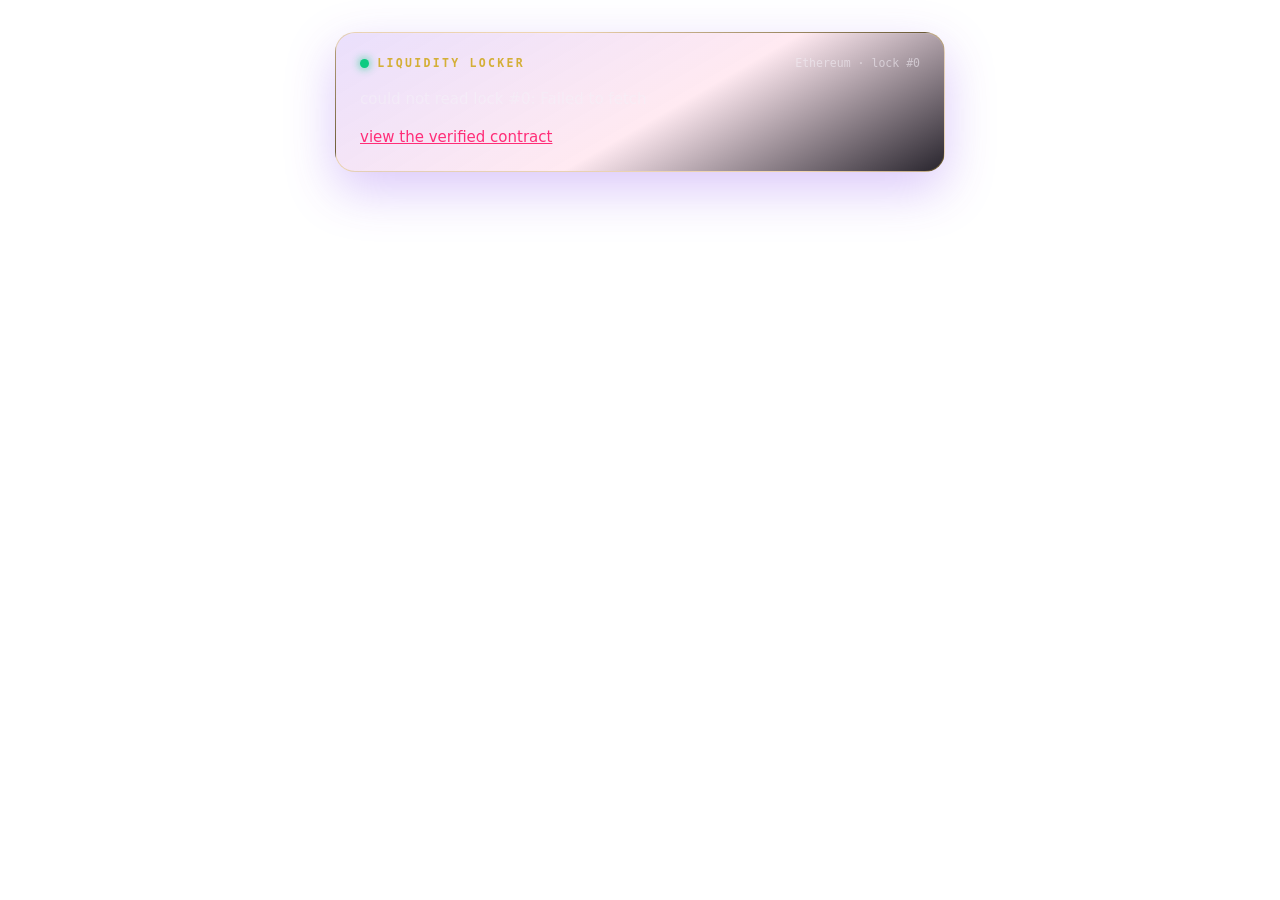
<file: dapp/index.html>
<!doctype html>
<meta charset="utf-8" />
<meta name="viewport" content="width=device-width, initial-scale=1" />
<title>Liquidity Locker</title>
<!-- No CDN, no remote font, no analytics. Everything this page needs is beside it,
     which is what makes the Tauri bundle self-contained and the CSP honest. -->
<meta http-equiv="Content-Security-Policy"
      content="default-src 'self'; connect-src 'self' https://ethereum-rpc.publicnode.com; img-src 'self' data:; style-src 'self'" />
<link rel="stylesheet" href="./styled.css" />
<body>
  <main id="app"></main>
  <!-- Bootstrap lives in boot.js, not inline: default-src 'self' forbids inline script,
       and the fix is to obey the CSP, not to loosen it. -->
  <script type="module" src="./boot.js"></script>
</body>
</file>
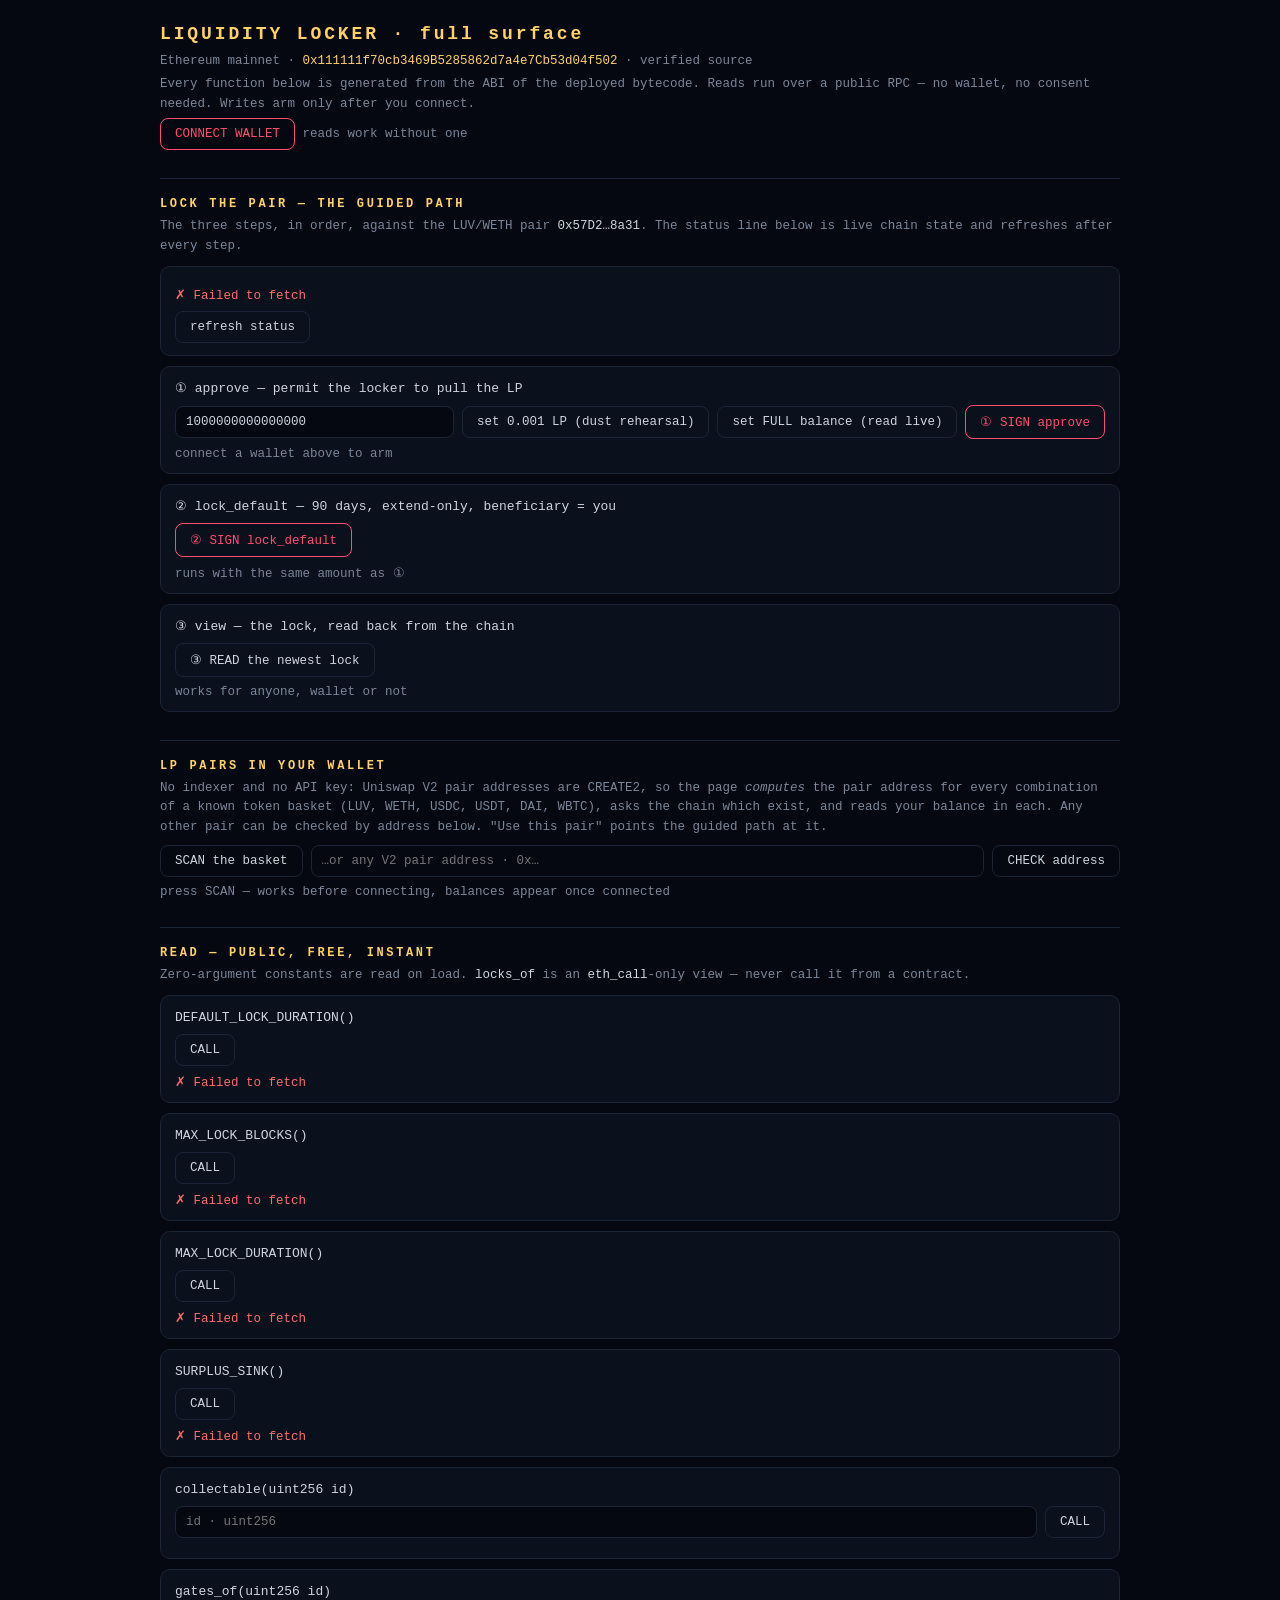
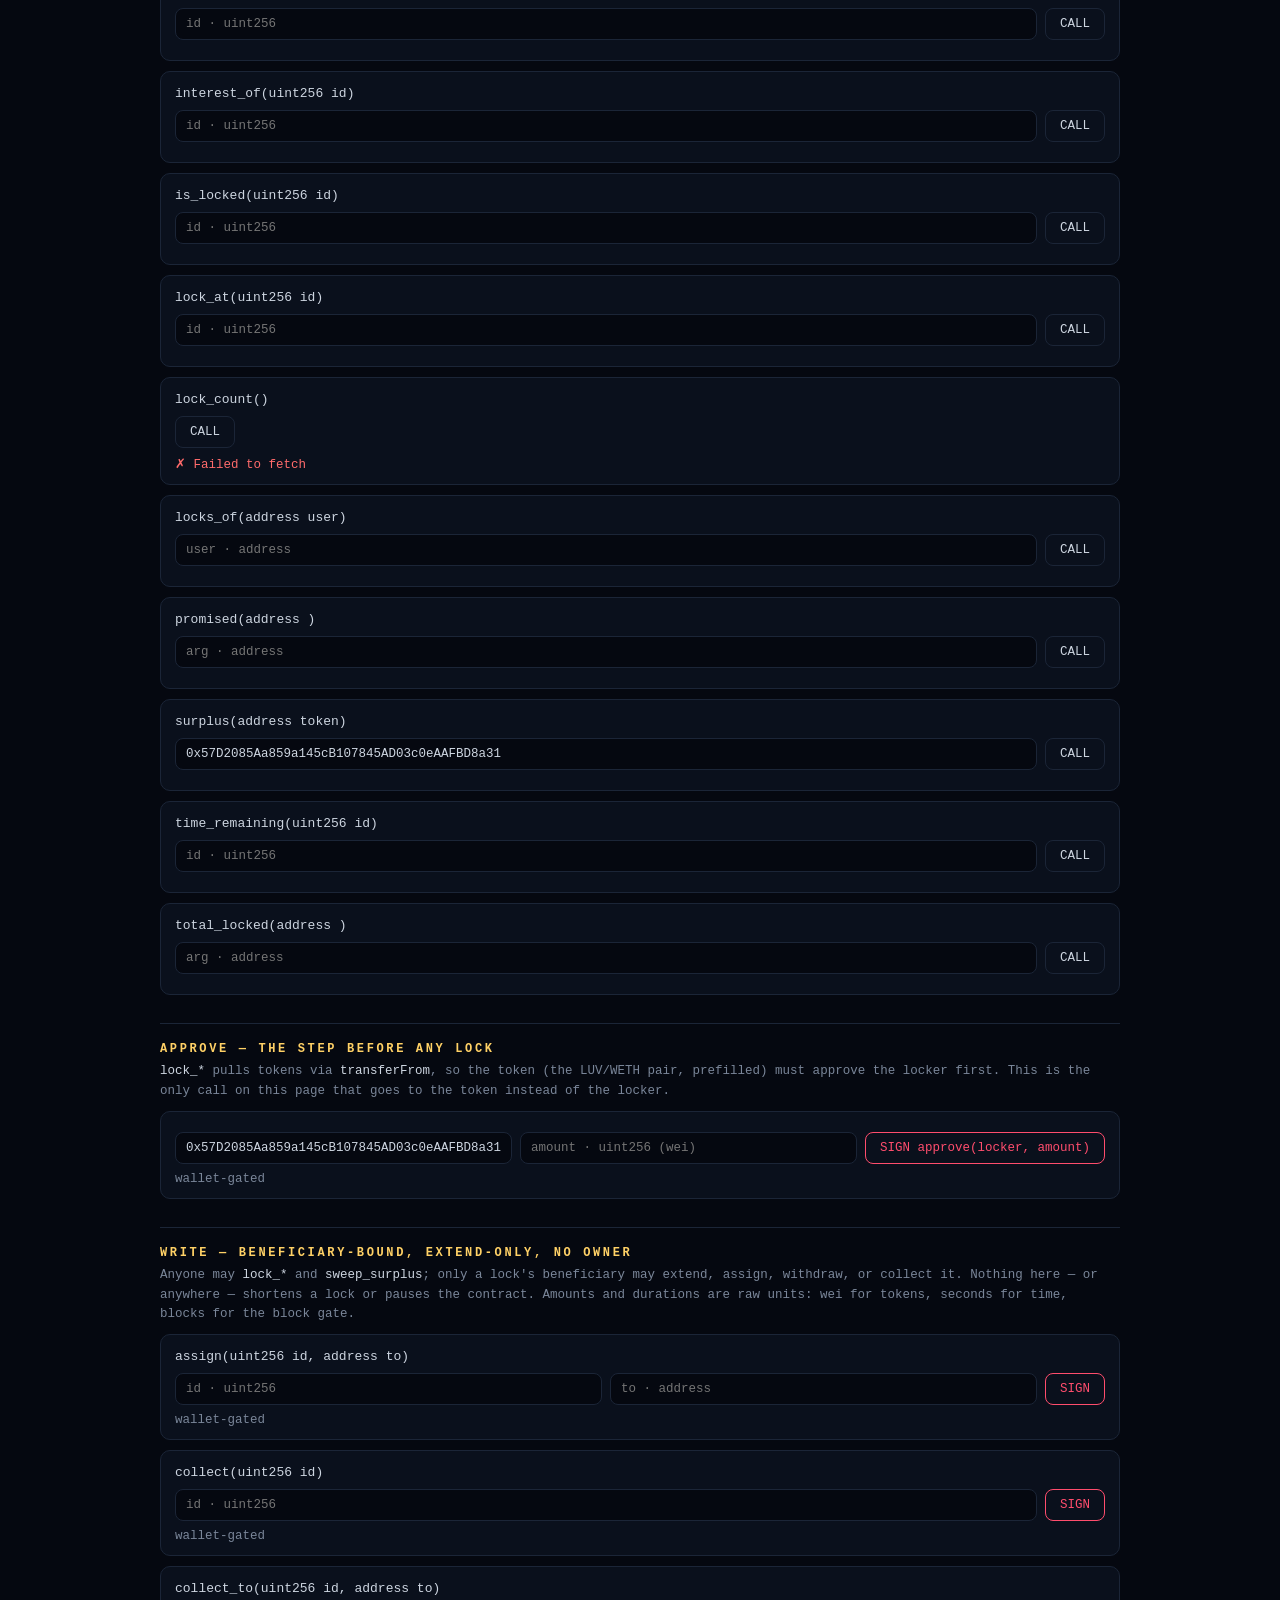
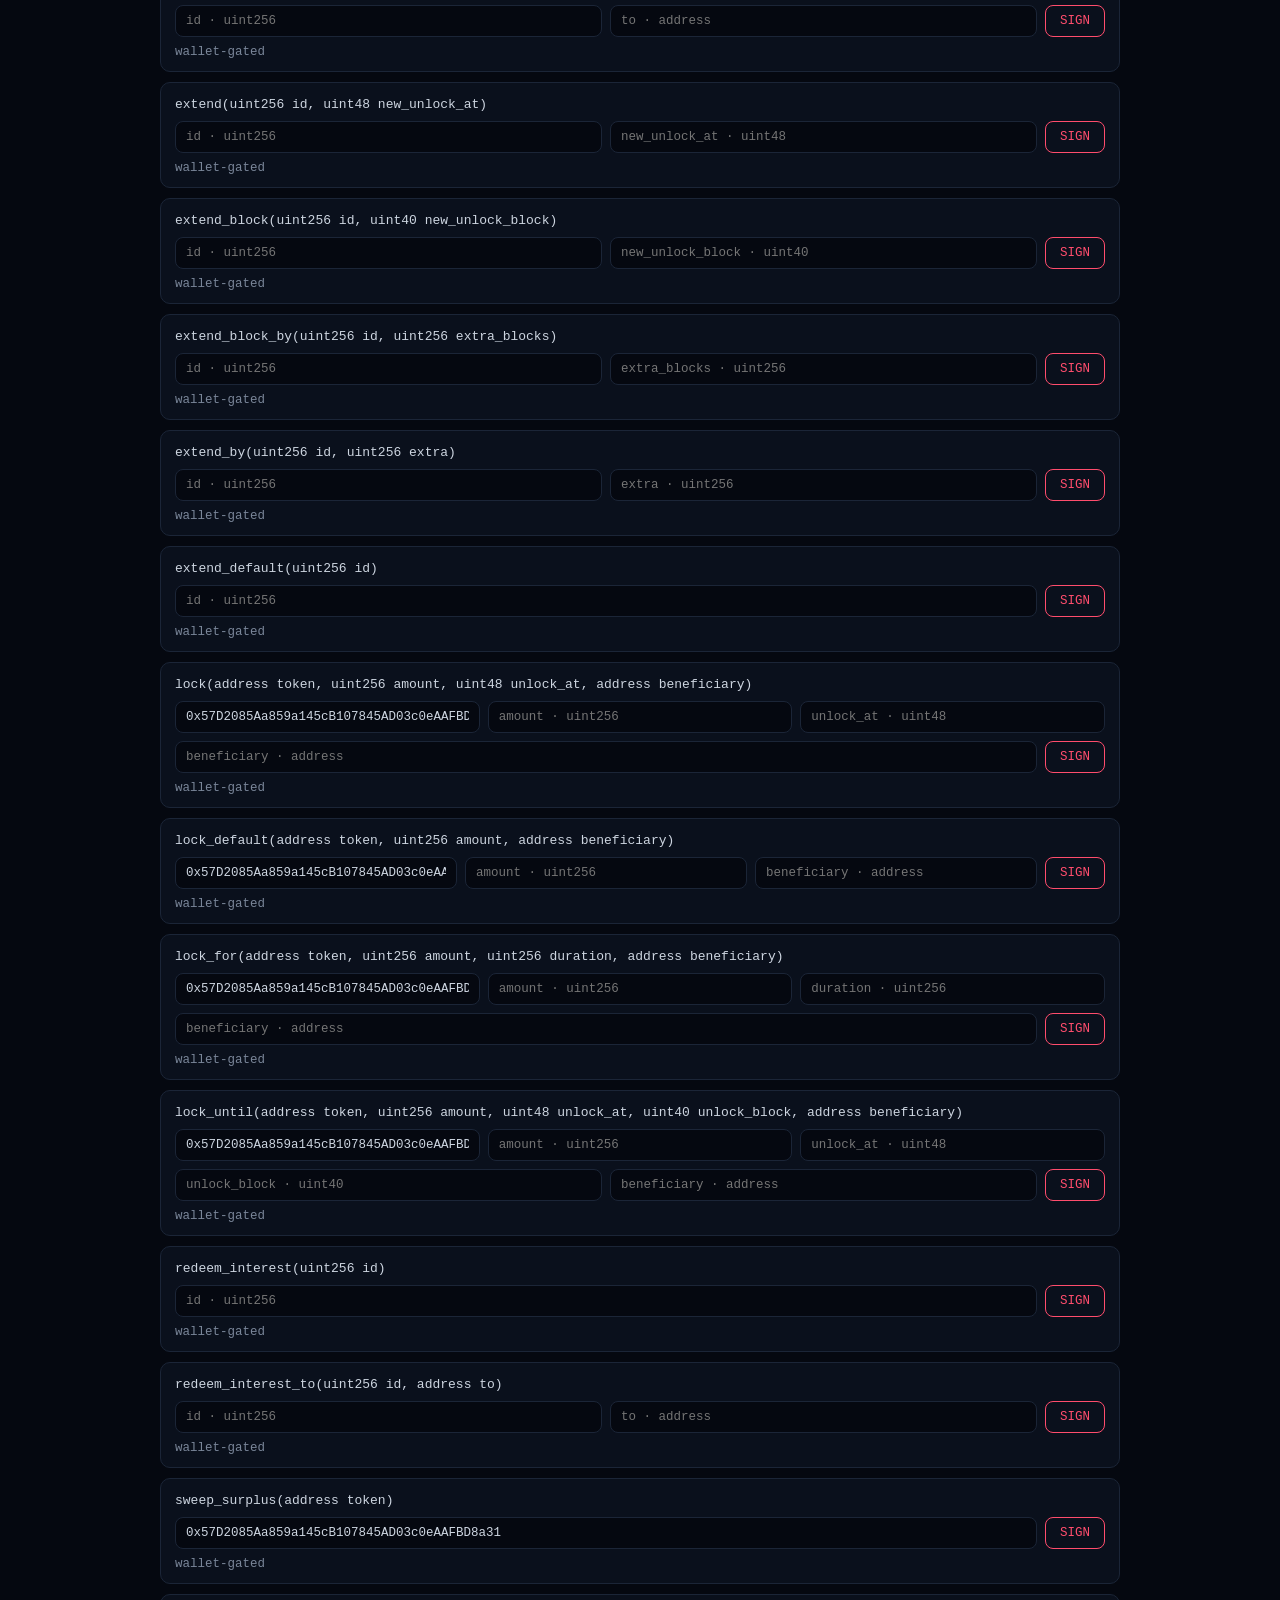
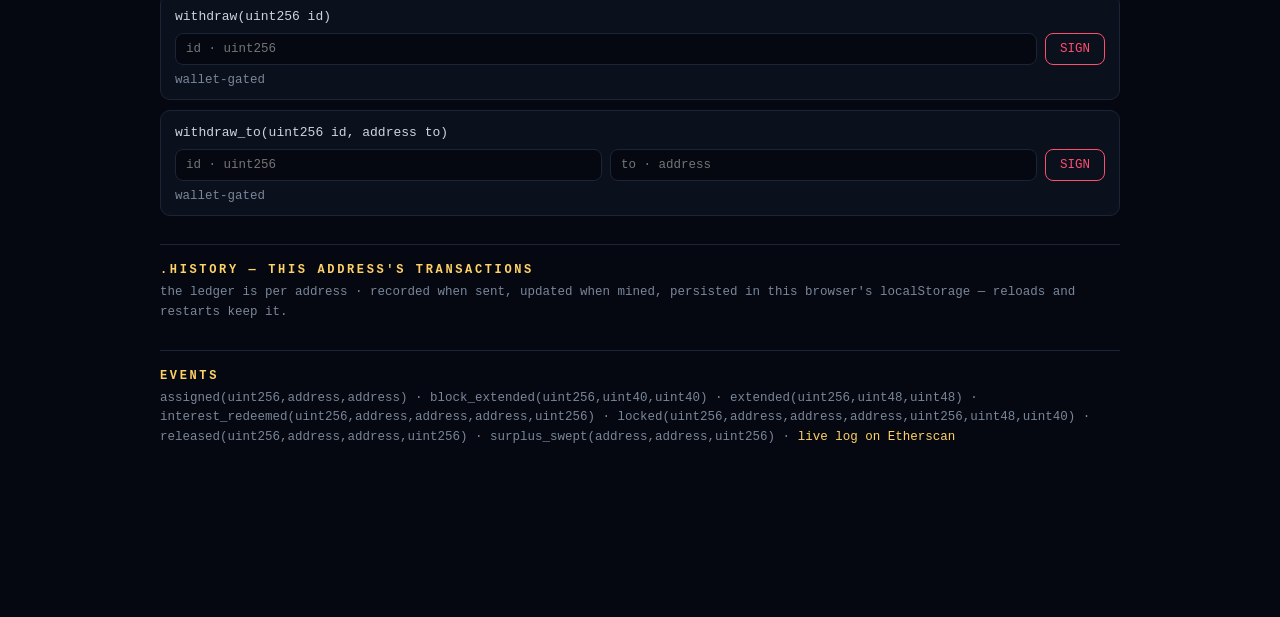
<file: dapp/interact.html>
<!doctype html>
<meta charset="utf-8" />
<meta name="viewport" content="width=device-width, initial-scale=1" />
<title>liq-locker · interact</title>
<!-- Same rules as the panel: no CDN, no analytics, CSP-strict, bootstrap in a file. -->
<meta http-equiv="Content-Security-Policy"
      content="default-src 'self'; connect-src 'self' https://ethereum-rpc.publicnode.com; img-src 'self' data:; style-src 'self'" />
<link rel="stylesheet" href="./styled.css" />
<link rel="stylesheet" href="./interact.css" />
<body>
  <main class="iwrap">
    <header class="ihead">
      <h1>LIQUIDITY LOCKER · full surface</h1>
      <p class="imeta">Ethereum mainnet ·
        <a id="addr" class="lk-link" target="_blank" rel="noopener"></a> · verified source</p>
      <p class="imeta">Every function below is generated from the ABI of the deployed bytecode.
        Reads run over a public RPC — no wallet, no consent needed. Writes arm only after you connect.</p>
      <p class="imeta"><button id="connect" class="ibtn write">CONNECT WALLET</button>
        <span id="who" class="iv muted">reads work without one</span></p>
    </header>

    <section>
      <h2>lock the pair — the guided path</h2>
      <p class="imeta">The three steps, in order, against the LUV/WETH pair
        <code>0x57D2…8a31</code>. The status line below is live chain state and refreshes
        after every step.</p>
      <div class="irow">
        <div id="gstat" class="iv muted">reading chain state…</div>
        <div class="ictrl">
          <button id="gRefresh" class="ibtn">refresh status</button>
        </div>
      </div>
      <div class="irow">
        <div class="isig"><code>① approve — permit the locker to pull the LP</code></div>
        <div class="ictrl">
          <input id="gAmount" class="iarg" value="1000000000000000" placeholder="amount · LP wei" />
          <button id="gDust" class="ibtn">set 0.001 LP (dust rehearsal)</button>
          <button id="gFull" class="ibtn">set FULL balance (read live)</button>
          <button id="gApprove" class="ibtn write">① SIGN approve</button>
        </div>
        <div id="gr1" class="iv muted">connect a wallet above to arm</div>
      </div>
      <div class="irow">
        <div class="isig"><code>② lock_default — 90 days, extend-only, beneficiary = you</code></div>
        <div class="ictrl">
          <button id="gLock" class="ibtn write">② SIGN lock_default</button>
        </div>
        <div id="gr2" class="iv muted">runs with the same amount as ①</div>
      </div>
      <div class="irow">
        <div class="isig"><code>③ view — the lock, read back from the chain</code></div>
        <div class="ictrl">
          <button id="gView" class="ibtn">③ READ the newest lock</button>
        </div>
        <div id="gr3" class="iv muted">works for anyone, wallet or not</div>
      </div>
    </section>

    <section>
      <h2>LP pairs in your wallet</h2>
      <p class="imeta">No indexer and no API key: Uniswap V2 pair addresses are CREATE2, so the page
        <em>computes</em> the pair address for every combination of a known token basket
        (LUV, WETH, USDC, USDT, DAI, WBTC), asks the chain which exist, and reads your balance in
        each. Any other pair can be checked by address below. "Use this pair" points the guided
        path at it.</p>
      <div class="ictrl">
        <button id="pairScan" class="ibtn">SCAN the basket</button>
        <input id="pairManual" class="iarg" placeholder="…or any V2 pair address · 0x…" />
        <button id="pairCheck" class="ibtn">CHECK address</button>
      </div>
      <div id="pairlist"><p class="iv muted">press SCAN — works before connecting, balances appear once connected</p></div>
    </section>

    <section>
      <h2>read — public, free, instant</h2>
      <p class="imeta">Zero-argument constants are read on load. <code>locks_of</code> is an
        <code>eth_call</code>-only view — never call it from a contract.</p>
      <div id="reads"></div>
    </section>

    <section>
      <h2>approve — the step before any lock</h2>
      <p class="imeta"><code>lock_*</code> pulls tokens via <code>transferFrom</code>, so the token
        (the LUV/WETH pair, prefilled) must approve the locker first. This is the only call on this
        page that goes to the token instead of the locker.</p>
      <div class="irow">
        <div class="ictrl">
          <input id="apToken" class="iarg" placeholder="token · address" />
          <input id="apAmount" class="iarg" placeholder="amount · uint256 (wei)" />
          <button id="apGo" class="ibtn write">SIGN approve(locker, amount)</button>
        </div>
        <div id="apResult" class="iv muted">wallet-gated</div>
      </div>
    </section>

    <section>
      <h2>write — beneficiary-bound, extend-only, no owner</h2>
      <p class="imeta">Anyone may <code>lock_*</code> and <code>sweep_surplus</code>; only a lock's
        beneficiary may extend, assign, withdraw, or collect it. Nothing here — or anywhere —
        shortens a lock or pauses the contract. Amounts and durations are raw units:
        wei for tokens, seconds for time, blocks for the block gate.</p>
      <div id="writes"></div>
    </section>

    <section>
      <h2>.history — this address's transactions</h2>
      <p class="imeta"><span id="histwho">the ledger is per address</span> · recorded when sent,
        updated when mined, persisted in this browser's localStorage — reloads and restarts keep it.</p>
      <div id="history"></div>
    </section>

    <section>
      <h2>events</h2>
      <p class="imeta"><span id="evlist"></span> · <a id="evlink" class="lk-link" target="_blank"
        rel="noopener">live log on Etherscan</a></p>
    </section>
  </main>
  <script type="module" src="./interact.js"></script>
</body>
</file>
<file: dapp/styled.css>
/* SPDX-License-Identifier: Apache-2.0
 * styled.css — violet/gold glass, the DeltaVerse `instrument` idiom.
 *
 * One stylesheet, no framework, no build. It ships inside a Tauri bundle where every
 * byte is part of the security boundary, so a megabyte of unused utility classes is not
 * a convenience — it is surface area.
 *
 * Colour carries meaning, not decoration: gold is the frame, LUV-pink is anything the
 * user can act on, green means a value is live and non-zero, and disabled state is
 * always accompanied by a written reason. */

:root {
  --lk-ink: #f4f0f8;
  --lk-muted: rgba(244, 240, 248, 0.55);
  --lk-gold: #d4af37;
  --lk-pink: #ff2d78;
  --lk-violet: #7c3aed;
  --lk-green: #0ecb81;
  --lk-glass: linear-gradient(150deg, rgba(124, 58, 237, 0.16), rgba(255, 45, 120, 0.10) 55%, rgba(10, 6, 16, 0.88));
  --lk-mono: ui-monospace, Menlo, Consolas, monospace;
}

.lk-card {
  max-width: 560px; margin: 2rem auto; padding: 22px 24px; border-radius: 20px;
  background: var(--lk-glass); border: 1px solid rgba(212, 175, 55, 0.35);
  box-shadow: 0 18px 50px rgba(124, 58, 237, 0.28), inset 0 1px 0 rgba(255, 255, 255, 0.08);
  backdrop-filter: blur(14px); -webkit-backdrop-filter: blur(14px);
  color: var(--lk-ink); font: 15px/1.55 system-ui, -apple-system, sans-serif;
}

.lk-head { display: flex; align-items: center; gap: 0.55em; margin-bottom: 1em; }
.lk-dot { width: 9px; height: 9px; border-radius: 50%; background: var(--lk-green); box-shadow: 0 0 10px var(--lk-green); }
.lk-title { font-family: var(--lk-mono); font-size: 0.72rem; letter-spacing: 0.2em; color: var(--lk-gold); font-weight: 700; }
.lk-net { margin-left: auto; font-family: var(--lk-mono); font-size: 0.72rem; color: var(--lk-muted); }

.lk-grid { display: flex; flex-wrap: wrap; gap: 10px; margin-bottom: 1.1em; }
.lk-cell { flex: 1 1 150px; background: rgba(0, 0, 0, 0.3); border-radius: 12px; padding: 0.6em 0.85em; }
.lk-label { display: block; font-size: 0.66rem; letter-spacing: 0.16em; text-transform: uppercase; color: var(--lk-muted); }
.lk-value { font-family: var(--lk-mono); font-size: 1.02rem; word-break: break-all; }
.lk-accent { color: var(--lk-green); }

/* The collect button states its own precondition in the sub-line, always. */
.lk-collect {
  display: flex; flex-direction: column; align-items: center; gap: 2px; width: 100%;
  padding: 0.85em 1.2em; border: none; border-radius: 999px; cursor: pointer; color: #fff;
  background: linear-gradient(95deg, var(--lk-pink), #c026d3);
  box-shadow: 0 10px 28px rgba(255, 45, 120, 0.4); font: inherit;
}
.lk-collect:hover:not(:disabled) { filter: brightness(1.1); }
.lk-collect:disabled { background: rgba(255, 255, 255, 0.07); box-shadow: none; cursor: not-allowed; color: var(--lk-muted); }
.lk-collect-main { font-size: 1.08rem; font-weight: 800; letter-spacing: 0.01em; }
.lk-collect-sub { font-size: 0.74rem; font-weight: 600; opacity: 0.92; }

.lk-connect {
  width: 100%; margin-top: 0.7em; padding: 0.6em 1em; border-radius: 999px; cursor: pointer;
  background: transparent; color: var(--lk-gold); border: 1px solid rgba(212, 175, 55, 0.5); font: inherit;
}
.lk-connect:hover { background: rgba(212, 175, 55, 0.1); }

.lk-fine { margin: 0.6em 0 0; font-size: 0.8rem; color: var(--lk-muted); text-align: center; }
.lk-muted { color: var(--lk-muted); }
.lk-status { margin: 0.8em 0 0; font-size: 0.85rem; text-align: center; }
.lk-ok { color: var(--lk-green); } .lk-err { color: #ff6b6b; } .lk-busy { color: var(--lk-gold); }
.lk-link { color: var(--lk-pink); }

/* Module layer. Every module renders into the same frame, so a new one cannot
   invent its own visual language and fragment the panel. */
.lk-module { margin-top: 1.2em; padding-top: 0.9em; border-top: 1px solid rgba(212, 175, 55, 0.2); }
.lk-row { display: flex; align-items: baseline; gap: 0.7em; margin-top: 0.35em; }
.lk-row .lk-label { flex: 0 0 96px; }

@media (max-width: 480px) { .lk-card { margin: 1rem; padding: 18px; } .lk-cell { flex: 1 1 100%; } }
</file>
<file: dapp/interact.css>
/* SPDX-License-Identifier: Apache-2.0
   interact.css — the full-surface console. Dark, monospace, one column. */
.iwrap { max-width: 960px; margin: 0 auto; padding: 24px 16px 80px;
  font-family: ui-monospace, "SF Mono", Menlo, Consolas, monospace;
  color: #cdd5e0; background: transparent; }
body { background: #050810; margin: 0; }
.ihead h1 { font-size: 18px; letter-spacing: .16em; color: #ffd166; margin: 0 0 8px; }
.iwrap h2 { font-size: 12px; letter-spacing: .22em; text-transform: uppercase;
  color: #ffd166; border-top: 1px solid #1b2537; padding-top: 18px; margin: 28px 0 6px; }
.imeta { font-size: 12.5px; color: #7a8699; margin: 4px 0; line-height: 1.55; }
.imeta code { color: #cdd5e0; }
.irow { border: 1px solid #1b2537; border-radius: 10px; background: #0a101c;
  padding: 12px 14px; margin: 10px 0; }
.isig code { color: #cdd5e0; font-size: 13px; }
.ictrl { display: flex; flex-wrap: wrap; gap: 8px; margin-top: 8px; align-items: center; }
.iarg { font-family: inherit; background: #050810; border: 1px solid #1b2537; color: #cdd5e0;
  border-radius: 8px; padding: 8px 10px; font-size: 12.5px; min-width: 240px; flex: 1; }
.ibtn { font-family: inherit; cursor: pointer; background: none; border: 1px solid #1b2537;
  color: #cdd5e0; border-radius: 8px; padding: 8px 14px; font-size: 12.5px;
  transition: border-color .15s, color .15s; }
.ibtn:hover { border-color: #ffd166; color: #ffd166; }
.ibtn.write { border-color: #ff4d6d; color: #ff4d6d; }
.ibtn.write:hover { border-color: #ff8098; color: #ff8098; }
.iv { font-size: 12.5px; margin-top: 8px; word-break: break-all; }
.iv.ok { color: #7ee2a8; }
.iv.bad { color: #ff6b6b; }
.iv.muted { color: #7a8699; }
.lk-link { color: #ffd166; text-decoration: none; }
.ipill { display: inline-block; padding: 2px 12px; border-radius: 999px; border: 1px solid;
  font-weight: 700; font-size: 12px; letter-spacing: .1em; }
.ipill.ok { color: #7ee2a8; border-color: rgba(126,226,168,.55); background: rgba(126,226,168,.09); }
.ipill.bad { color: #ff6b6b; border-color: rgba(255,107,107,.55); background: rgba(255,107,107,.09); }
.ibtn.ready { border-color: #3ff0b0; color: #3ff0b0; box-shadow: 0 0 12px rgba(63,240,176,.25); }
.ibtn.ready:hover { border-color: #7ff7cc; color: #7ff7cc; }
</file>
